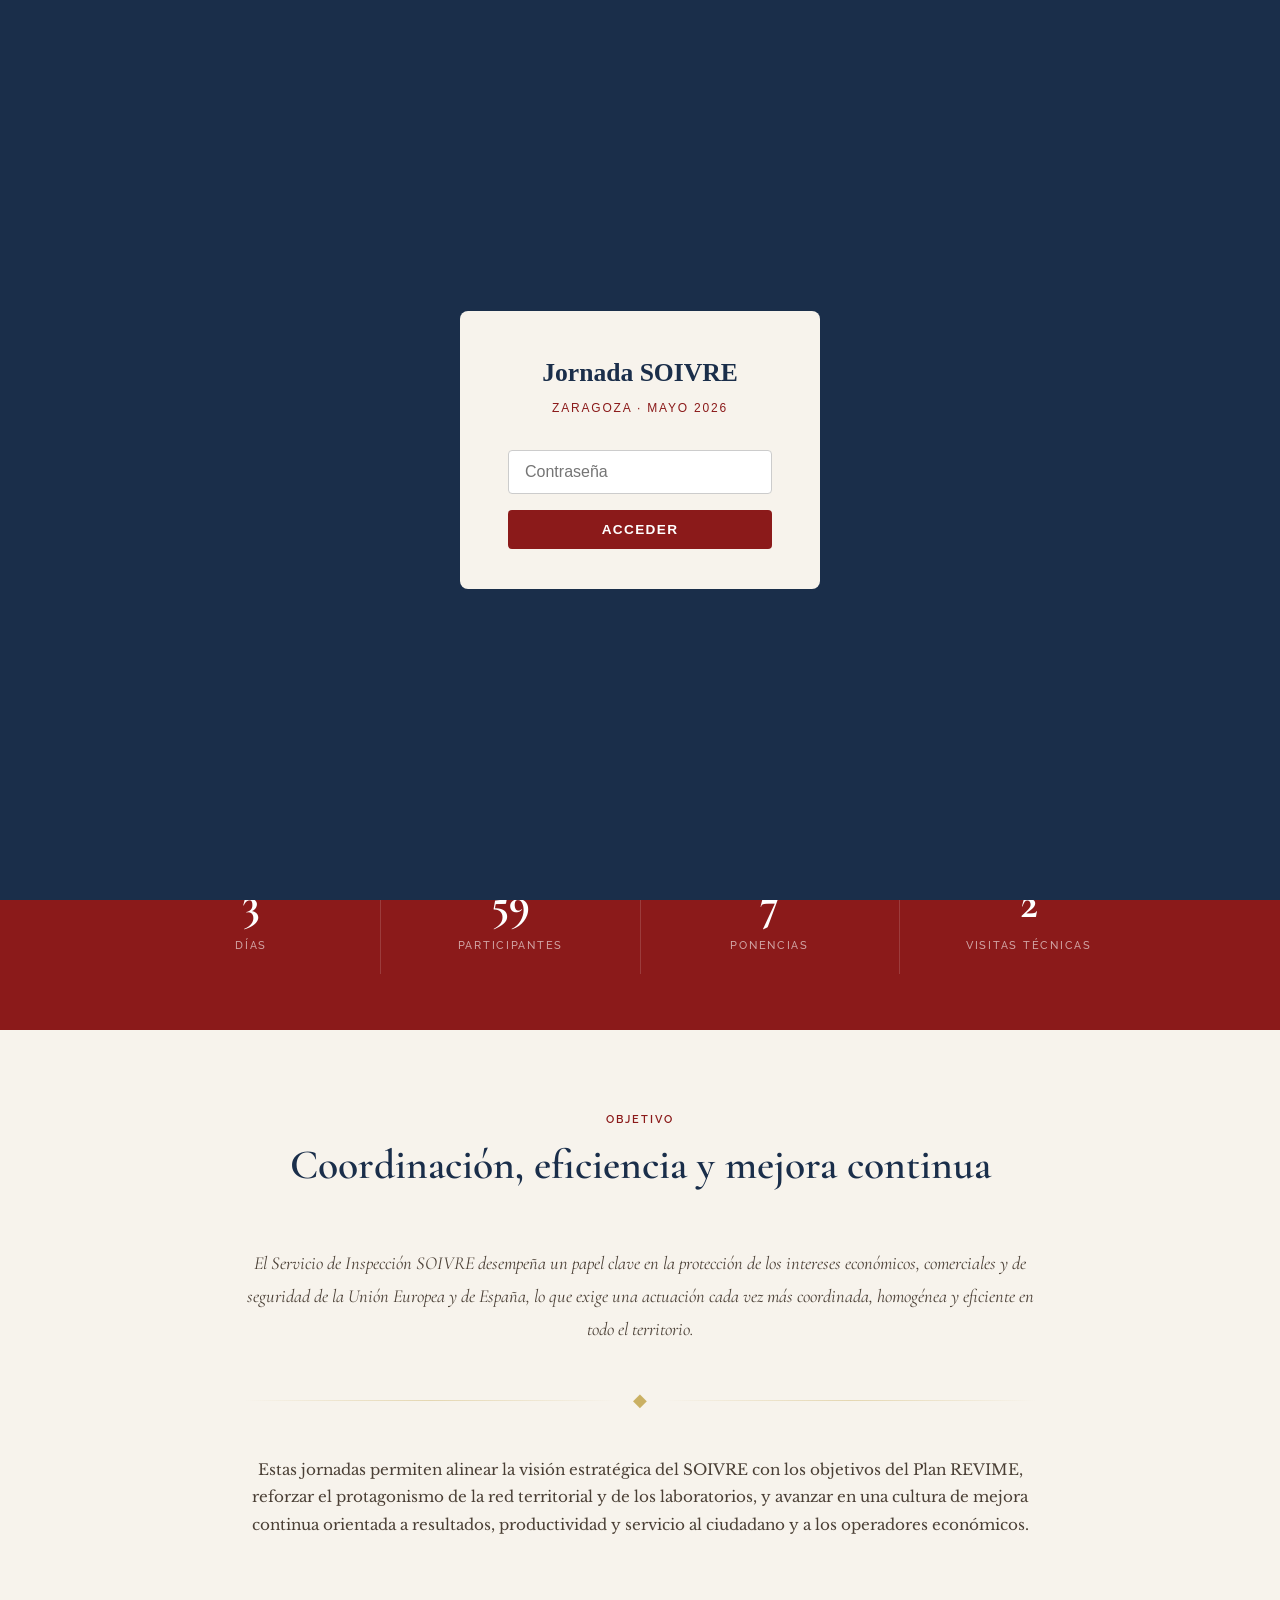
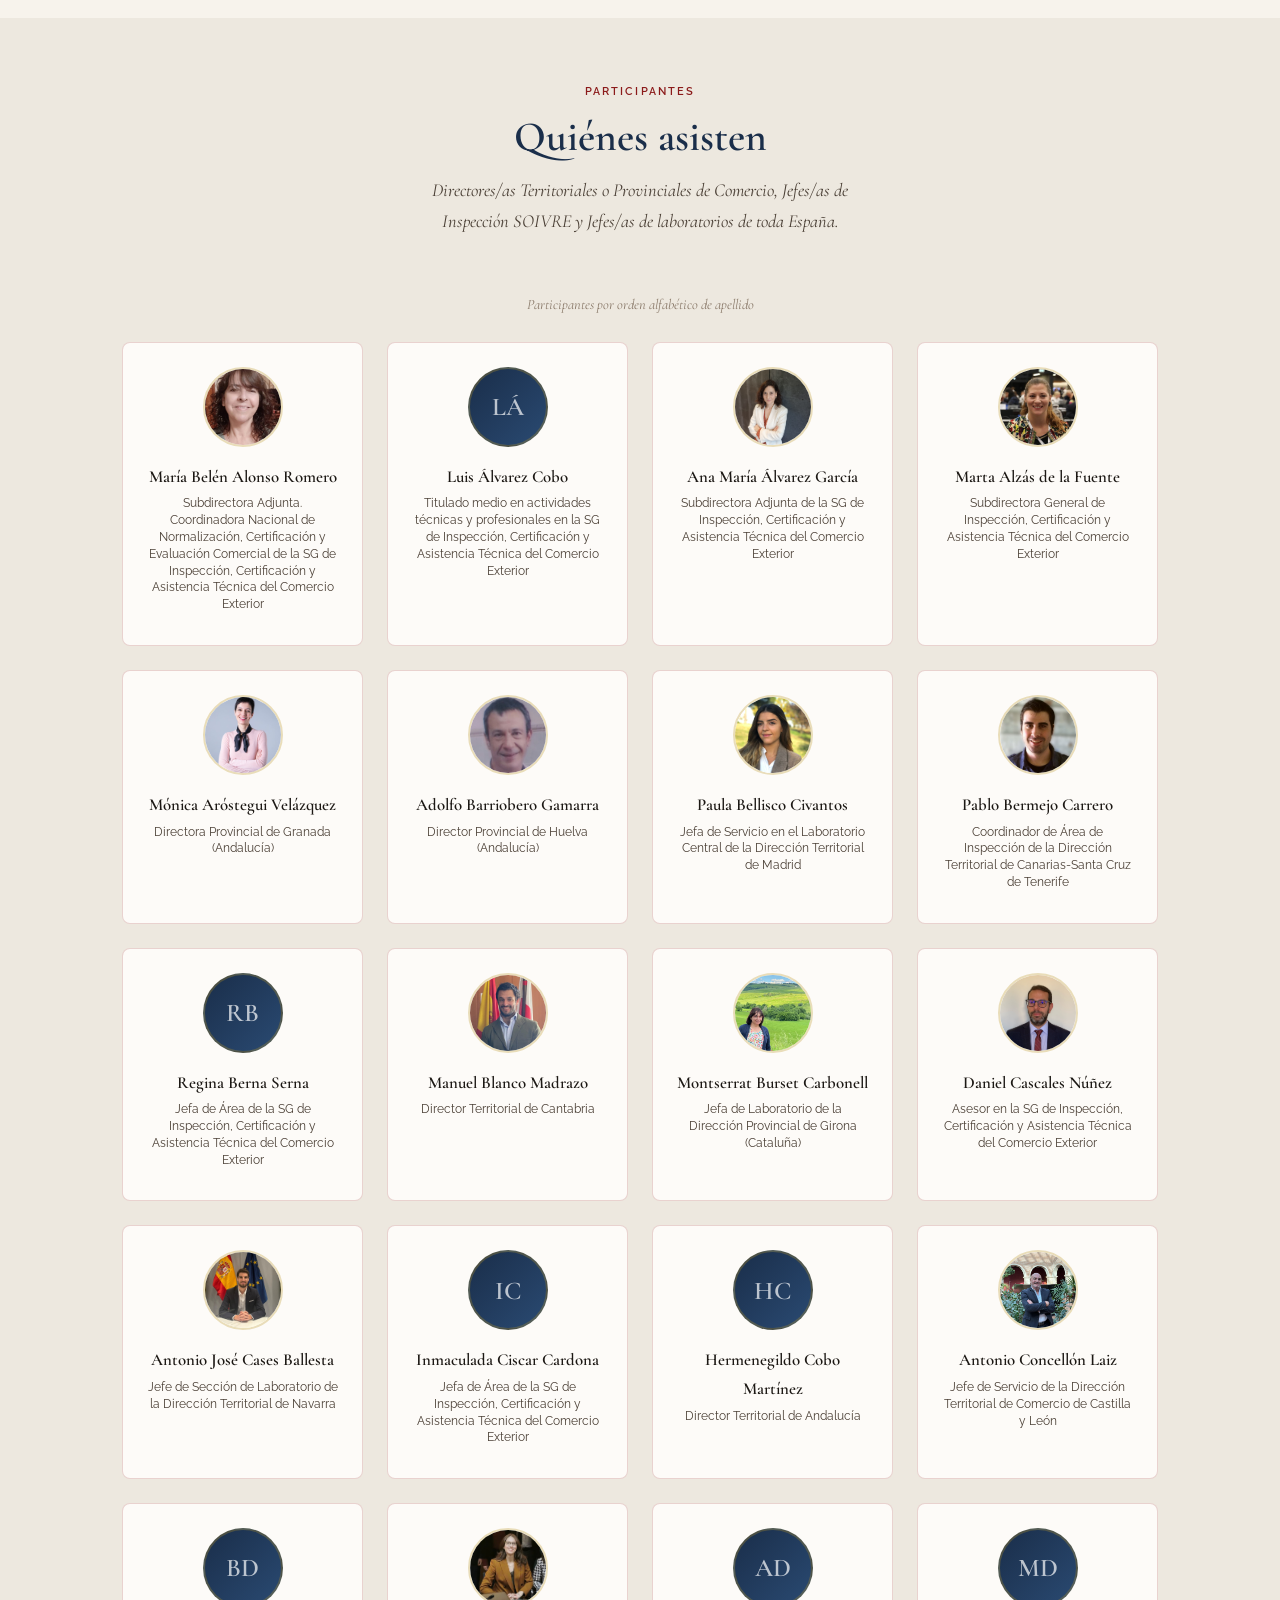
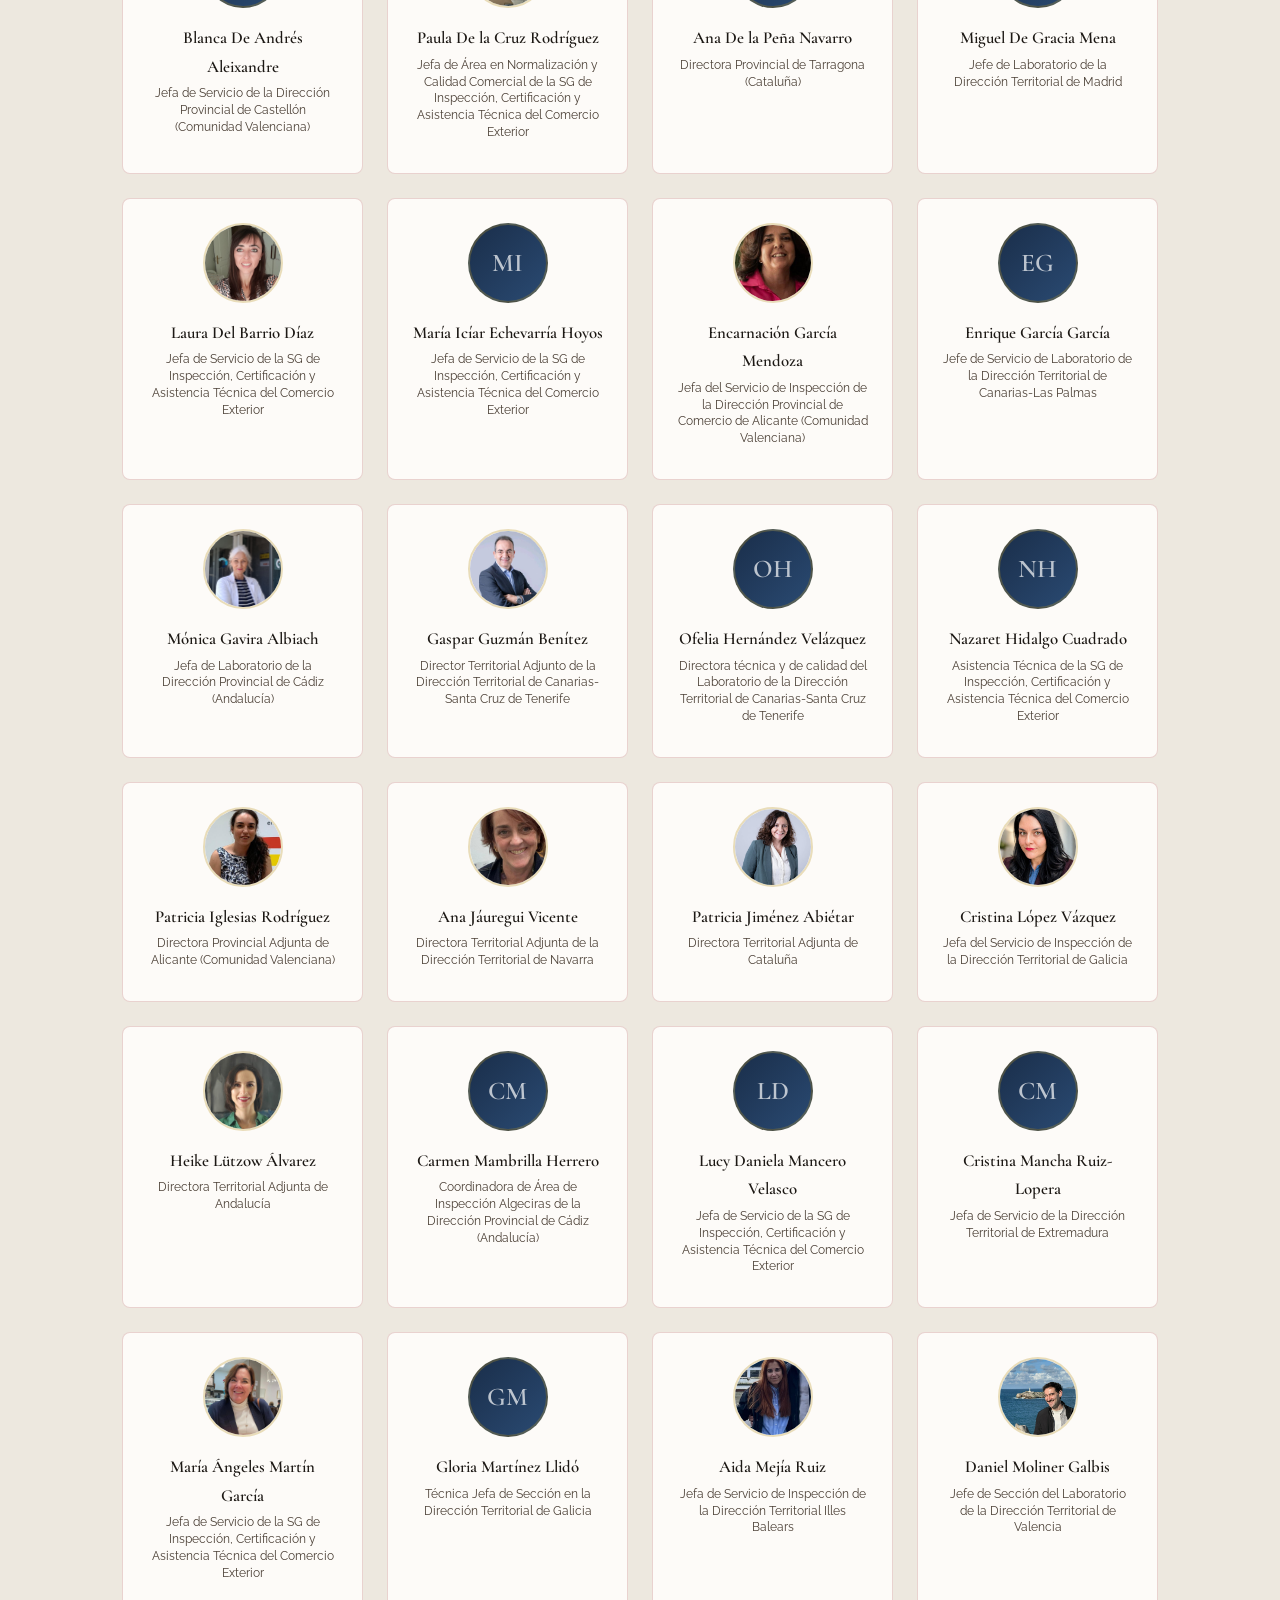
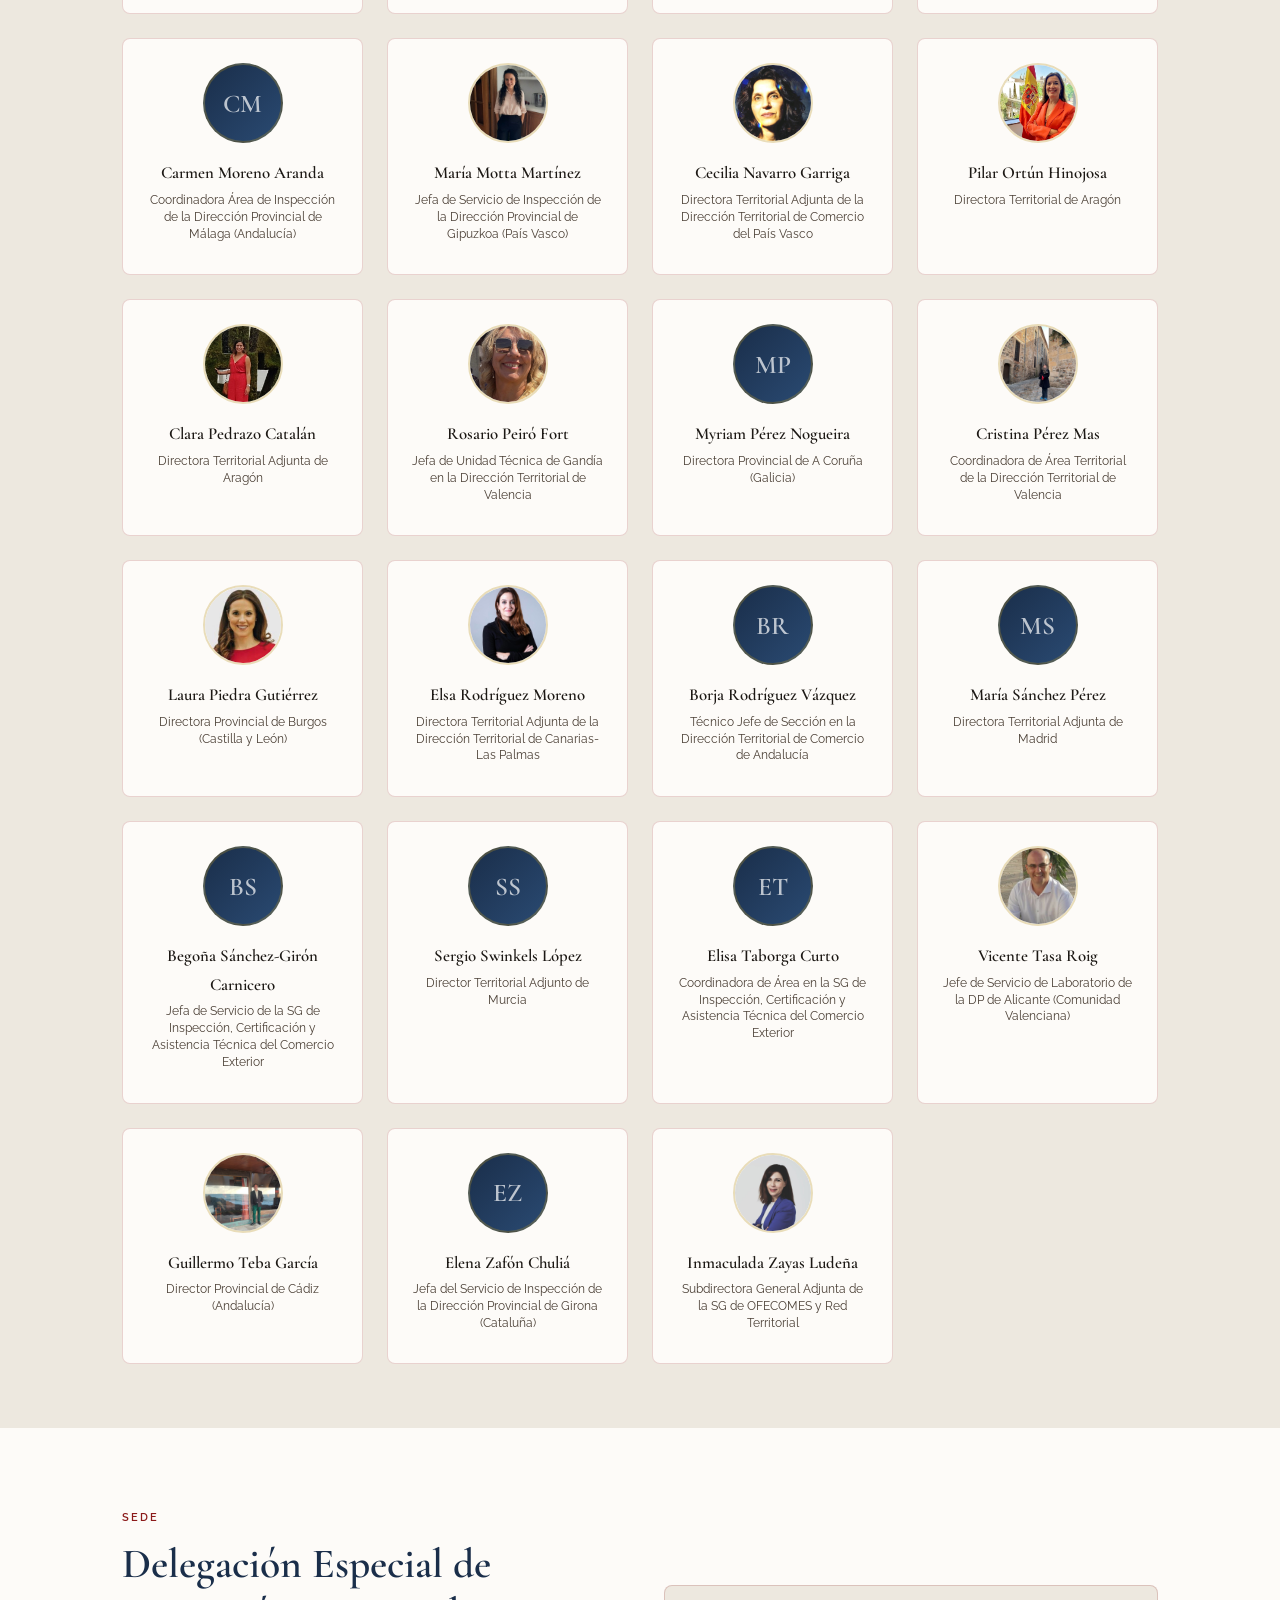
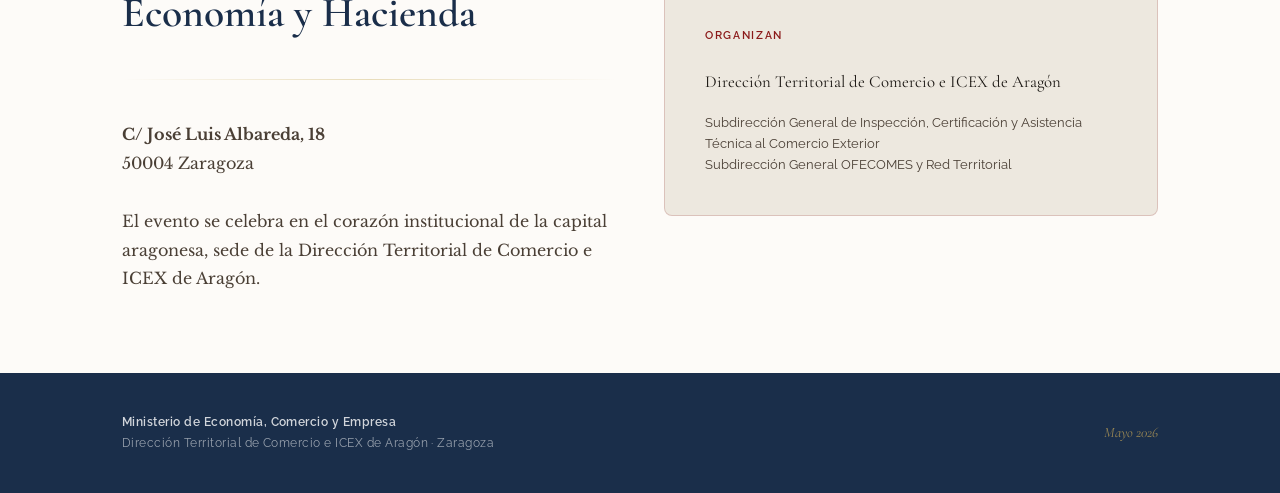
<file: index.html>
<!DOCTYPE html>
<html lang="es">
<head>
  <meta charset="UTF-8">
  <meta name="viewport" content="width=device-width, initial-scale=1.0">
  <title>1ª Jornada SOIVRE Zaragoza 2026</title>
  <meta name="description" content="1ª Jornada Anual para la Mejora de la Competitividad del Servicio de Inspección SOIVRE. Zaragoza, 26 al 28 de mayo de 2026.">
  <link rel="stylesheet" href="css/style.css">
</head>
<body>

  <!-- ══ HEADER ══════════════════════════════════════════════ -->
  <header class="site-header">
    <div class="header-inner">
      <a href="index.html" class="header-marca">
        <!-- Escudo SVG inline (España / Ministerio) -->
        <img src="logo-ministerio.jpg" class="header-escudo" alt="Gobierno de España. Ministerio de Economía, Comercio y Empresa.">
        <div class="header-texto">
          <span class="header-evento">Jornada SOIVRE · Zaragoza 2026</span>
          <span class="header-subtexto">Ministerio de Economía, Comercio y Empresa</span>
        </div>
      </a>

      <nav class="nav-principal" aria-label="Navegación principal">
        <a href="inauguracion.html" class="nav-link">Inauguración</a>
        <a href="jornadas.html"     class="nav-link">Jornadas</a>
        <a href="actividades.html"  class="nav-link">Actividades</a>
        <a href="galeria.html"      class="nav-link">Galería</a>
      </nav>

      <button class="nav-hamburguer" id="hamburguesa"
              aria-label="Abrir menú" aria-expanded="false">
        <span></span><span></span><span></span>
      </button>
    </div>
  </header>

  <!-- Menú móvil -->
  <nav class="nav-mobile" id="nav-mobile" aria-label="Menú móvil">
    <a href="inauguracion.html" class="nav-link">🏛️ Inauguración</a>
    <a href="jornadas.html"     class="nav-link">📋 Jornadas</a>
    <a href="actividades.html"  class="nav-link">🗺️ Actividades</a>
    <a href="galeria.html"      class="nav-link">📷 Galería</a>
  </nav>

  <!-- ══ HERO ════════════════════════════════════════════════ -->
  <section class="hero">
    <div class="hero-inner">
      <div class="hero-contenido">
        <div class="hero-etiqueta">Ministerio de Economía, Comercio y Empresa</div>

        <h1>1.ª Jornada Anual para la Mejora de la Competitividad del Servicio de Inspección SOIVRE</h1>

        <div class="hero-lugar">
          <span class="hero-fecha">26 al 28 de mayo de 2026</span>
          <span class="hero-sep"></span>
          <span class="hero-sede">Zaragoza</span>
        </div>

        <p class="hero-descripcion">
          Un espacio de trabajo estratégico para inspectores y jefes de laboratorio 
          del SOIVRE de todo el territorio nacional: intercambio de experiencias, 
          definición de líneas de actuación comunes y avance en la cultura de mejora continua.
        </p>

        <!-- Botones de acceso rápido -->
        <div class="accesos">
          <a href="inauguracion.html" class="acceso-btn">
            <span class="acceso-icono">🏛️</span>
            <div class="acceso-texto">
              <span class="acceso-nombre">Inauguración</span>
              <span class="acceso-desc">Programa y representantes</span>
            </div>
          </a>
          <a href="jornadas.html" class="acceso-btn">
            <span class="acceso-icono">📋</span>
            <div class="acceso-texto">
              <span class="acceso-nombre">Jornadas</span>
              <span class="acceso-desc">Agenda de los tres días</span>
            </div>
          </a>
          <a href="actividades.html" class="acceso-btn">
            <span class="acceso-icono">🗺️</span>
            <div class="acceso-texto">
              <span class="acceso-nombre">Actividades</span>
              <span class="acceso-desc">Visitas, cena y turismo</span>
            </div>
          </a>
          <a href="galeria.html" class="acceso-btn">
            <span class="acceso-icono">📷</span>
            <div class="acceso-texto">
              <span class="acceso-nombre">Galería</span>
              <span class="acceso-desc">Fotos del evento</span>
            </div>
          </a>
        </div>
      </div>
    </div>
  </section>

  <!-- ══ CIFRAS ══════════════════════════════════════════════ -->
  <div class="cifras" aria-label="Cifras del evento">
    <div class="cifras-inner">
      <div class="cifra">
        <span class="cifra-numero">3</span>
        <span class="cifra-etiqueta">Días</span>
      </div>
      <div class="cifra">
        <span class="cifra-numero">59</span>
        <span class="cifra-etiqueta">Participantes</span>
      </div>
      <div class="cifra">
        <span class="cifra-numero">7</span>
        <span class="cifra-etiqueta">Ponencias</span>
      </div>
      <div class="cifra">
        <span class="cifra-numero">2</span>
        <span class="cifra-etiqueta">Visitas técnicas</span>
      </div>
    </div>
  </div>

  <!-- ══ OBJETIVO ════════════════════════════════════════════ -->
  <section class="seccion">
    <div class="contenedor">
      <div class="seccion-header">
        <span class="label">Objetivo</span>
        <h2>Coordinación, eficiencia y mejora continua</h2>
      </div>

      <div style="max-width:72ch; margin:0 auto; text-align:center;">
        <p style="font-family:var(--fuente-titulo); font-style:italic; font-size:1.15rem; color:var(--texto-suave); line-height:1.8;">
          El Servicio de Inspección SOIVRE desempeña un papel clave en la protección 
          de los intereses económicos, comerciales y de seguridad de la Unión Europea 
          y de España, lo que exige una actuación cada vez más coordinada, homogénea 
          y eficiente en todo el territorio.
        </p>

        <div class="ornamento">
          <div class="ornamento-linea"></div>
          <span class="ornamento-simbolo">◆</span>
          <div class="ornamento-linea"></div>
        </div>

        <p style="color:var(--texto-suave); font-size:0.95rem; line-height:1.8;">
          Estas jornadas permiten alinear la visión estratégica del SOIVRE con los 
          objetivos del Plan REVIME, reforzar el protagonismo de la red territorial y 
          de los laboratorios, y avanzar en una cultura de mejora continua orientada 
          a resultados, productividad y servicio al ciudadano y a los operadores económicos.
        </p>
      </div>
    </div>
  </section>

  <!-- ══ PARTICIPANTES ═══════════════════════════════════════ -->
  <section class="asistentes-seccion" id="participantes">
    <div class="contenedor">
      <div class="seccion-header">
        <span class="label">Participantes</span>
        <h2>Quiénes asisten</h2>
        <p class="bajada">
          Directores/as Territoriales o Provinciales de Comercio, Jefes/as de Inspección SOIVRE 
          y Jefes/as de laboratorios de toda España.
        </p>
      </div>

      <p style="font-family:var(--fuente-titulo); font-style:italic; color:var(--texto-muy-suave); font-size:0.9rem; margin-bottom:1.5rem; text-align:center;">Participantes por orden alfabético de apellido</p>
      <div id="asistentes-grid" class="personas-grid">
        <!-- Cargado desde data/asistentes.json -->
      </div>
    </div>
  </section>

  <!-- ══ SEDE ════════════════════════════════════════════════ -->
  <section class="seccion seccion-alt">
    <div class="contenedor">
      <div style="display:grid; grid-template-columns:1fr 1fr; gap:3rem; align-items:center;">
        <div>
          <span class="label" style="display:block;margin-bottom:0.75rem;">Sede</span>
          <h2 style="color:var(--marino);">Delegación Especial de Economía y Hacienda</h2>
          <div class="ornamento"><div class="ornamento-linea"></div></div>
          <p style="font-size:1rem; color:var(--texto-suave); line-height:1.8;">
            <strong>C/ José Luis Albareda, 18</strong><br>
            50004 Zaragoza<br><br>
            El evento se celebra en el corazón institucional de la capital aragonesa, 
            sede de la Dirección Territorial de Comercio e ICEX de Aragón.
          </p>
        </div>
        <div style="background:var(--crema-oscura); border-radius:var(--radio-lg); 
                    padding:2.5rem; border:1px solid var(--borde);">
          <div style="font-family:var(--fuente-ui); font-size:0.7rem; font-weight:600; 
                      letter-spacing:0.15em; text-transform:uppercase; color:var(--granate); 
                      margin-bottom:1.5rem;">Organizan</div>
          <p style="font-family:var(--fuente-titulo); font-size:1.05rem; color:var(--texto); 
                    line-height:1.6; margin-bottom:1rem;">
            Dirección Territorial de Comercio e ICEX de Aragón
          </p>
          <p style="font-family:var(--fuente-ui); font-size:0.82rem; color:var(--texto-suave); 
                    line-height:1.6;">
            Subdirección General de Inspección, Certificación y Asistencia Técnica al Comercio Exterior<br>
            Subdirección General OFECOMES y Red Territorial
          </p>
        </div>
      </div>
    </div>
  </section>

  <!-- ══ FOOTER ══════════════════════════════════════════════ -->
  <footer class="site-footer">
    <div class="footer-inner">
      <div class="footer-org">
        <strong>Ministerio de Economía, Comercio y Empresa</strong>
        Dirección Territorial de Comercio e ICEX de Aragón · Zaragoza
      </div>
      <div class="footer-fecha">Mayo 2026</div>
    </div>
  </footer>

  <script src="js/login.js"></script>
  <script src="js/app.js"></script>
</body>
</html>
</file>
<file: css/style.css>
/* =============================================================
   JORNADA SOIVRE ZARAGOZA 2026 — Sistema de diseño
   Estética: editorial institucional español
   ============================================================= */

/* ── FUENTES ─────────────────────────────────────────────────── */
@import url('https://fonts.googleapis.com/css2?family=Libre+Baskerville:ital,wght@0,400;0,700;1,400&family=Cormorant+Garamond:ital,wght@0,400;0,600;0,700;1,400;1,600&family=Raleway:wght@300;400;500;600;700&display=swap');

/* ── VARIABLES ───────────────────────────────────────────────── */
:root {
  --granate:       #8B1A1A;
  --granate-oscuro:#5c1111;
  --granate-suave: #b8302a;
  --marino:        #1a2e4a;
  --marino-claro:  #2a4a72;
  --dorado:        #b8952a;
  --dorado-suave:  #d4b05a;
  --crema:         #f7f3ec;
  --crema-oscura:  #ede8df;
  --blanco:        #fdfbf8;
  --texto:         #1c1814;
  --texto-suave:   #4a3f35;
  --texto-muy-suave: #8a7a6a;
  --borde:         rgba(139, 26, 26, 0.18);
  --borde-dorado:  rgba(184, 149, 42, 0.30);
  --sombra:        0 2px 20px rgba(28, 24, 20, 0.08);
  --sombra-alta:   0 8px 40px rgba(28, 24, 20, 0.14);

  --fuente-titulo: 'Cormorant Garamond', Georgia, serif;
  --fuente-cuerpo: 'Libre Baskerville', Georgia, serif;
  --fuente-ui:     'Raleway', sans-serif;

  --radio:     4px;
  --radio-lg:  8px;
  --max-ancho: 1100px;
  --header-h:  72px;
}

/* ── RESET & BASE ────────────────────────────────────────────── */
*, *::before, *::after { box-sizing: border-box; margin: 0; padding: 0; }

html { scroll-behavior: smooth; font-size: 16px; }

body {
  background: var(--crema);
  color: var(--texto);
  font-family: var(--fuente-cuerpo);
  line-height: 1.7;
  -webkit-font-smoothing: antialiased;
}

img { max-width: 100%; display: block; }
a { color: var(--granate); text-decoration: none; }
a:hover { text-decoration: underline; text-underline-offset: 3px; }

/* ── TIPOGRAFÍA ──────────────────────────────────────────────── */
h1, h2, h3, h4 {
  font-family: var(--fuente-titulo);
  line-height: 1.2;
  color: var(--texto);
  font-weight: 600;
}

h1 { font-size: clamp(2.4rem, 5vw, 3.8rem); }
h2 { font-size: clamp(1.8rem, 3.5vw, 2.6rem); }
h3 { font-size: clamp(1.3rem, 2.5vw, 1.8rem); }
h4 { font-size: 1.15rem; }
p  { font-size: 1rem; margin-bottom: 1em; }
p:last-child { margin-bottom: 0; }

.label {
  font-family: var(--fuente-ui);
  font-size: 0.7rem;
  font-weight: 600;
  letter-spacing: 0.18em;
  text-transform: uppercase;
  color: var(--granate);
}

/* ── LAYOUT ──────────────────────────────────────────────────── */
.contenedor {
  max-width: var(--max-ancho);
  margin: 0 auto;
  padding: 0 2rem;
}

.seccion {
  padding: 5rem 0;
}

.seccion-alt {
  background: var(--blanco);
}

/* ── SEPARADOR ORNAMENTAL ────────────────────────────────────── */
.ornamento {
  display: flex;
  align-items: center;
  gap: 1rem;
  margin: 2.5rem 0;
}
.ornamento-linea {
  flex: 1;
  height: 1px;
  background: linear-gradient(90deg, transparent, var(--borde-dorado), transparent);
}
.ornamento-simbolo {
  color: var(--dorado);
  font-size: 1.1rem;
  opacity: 0.7;
}

/* ── ENCABEZADO DE SECCIÓN ───────────────────────────────────── */
.seccion-header {
  text-align: center;
  margin-bottom: 3.5rem;
}
.seccion-header .label {
  display: block;
  margin-bottom: 0.75rem;
}
.seccion-header h2 {
  color: var(--marino);
}
.seccion-header .bajada {
  font-family: var(--fuente-titulo);
  font-style: italic;
  font-size: 1.15rem;
  color: var(--texto-suave);
  margin-top: 0.75rem;
  max-width: 60ch;
  margin-left: auto;
  margin-right: auto;
}

/* ═══════════════════════════════════════════════════════════════
   HEADER / NAVEGACIÓN
═══════════════════════════════════════════════════════════════ */
.site-header {
  position: fixed;
  top: 0;
  left: 0;
  right: 0;
  z-index: 1000;
  height: var(--header-h);
  background: var(--blanco);
  border-bottom: 1px solid var(--borde);
  box-shadow: 0 1px 12px rgba(28,24,20,0.07);
}

.header-inner {
  max-width: var(--max-ancho);
  margin: 0 auto;
  padding: 0 2rem;
  height: 100%;
  display: flex;
  align-items: center;
  justify-content: space-between;
  gap: 1.5rem;
}

.header-marca {
  display: flex;
  align-items: center;
  gap: 1rem;
  text-decoration: none;
  flex-shrink: 0;
}

.header-escudo {
  height: 36px;
  width: auto;
  max-width: 220px;
}

.header-texto {
  display: flex;
  flex-direction: column;
  line-height: 1.2;
}

.header-evento {
  font-family: var(--fuente-ui);
  font-size: 0.62rem;
  font-weight: 600;
  letter-spacing: 0.12em;
  text-transform: uppercase;
  color: var(--granate);
}

.header-subtexto {
  font-family: var(--fuente-ui);
  font-size: 0.68rem;
  font-weight: 400;
  color: var(--texto-muy-suave);
  letter-spacing: 0.04em;
}

.nav-principal {
  display: flex;
  align-items: center;
  gap: 0.25rem;
}

.nav-link {
  font-family: var(--fuente-ui);
  font-size: 0.78rem;
  font-weight: 500;
  letter-spacing: 0.06em;
  text-transform: uppercase;
  color: var(--texto-suave);
  padding: 0.4rem 0.85rem;
  border-radius: var(--radio);
  text-decoration: none;
  transition: color 0.2s, background 0.2s;
  white-space: nowrap;
}

.nav-link:hover,
.nav-link.activo {
  color: var(--granate);
  background: rgba(139,26,26,0.06);
  text-decoration: none;
}

.nav-hamburguer {
  display: none;
  flex-direction: column;
  gap: 5px;
  cursor: pointer;
  padding: 0.5rem;
  background: none;
  border: none;
}
.nav-hamburguer span {
  display: block;
  width: 24px;
  height: 2px;
  background: var(--texto);
  transition: all 0.3s;
}

/* ─ Menú móvil ─ */
.nav-mobile {
  display: none;
  position: fixed;
  top: var(--header-h);
  left: 0; right: 0;
  background: var(--blanco);
  border-bottom: 1px solid var(--borde);
  padding: 1rem;
  flex-direction: column;
  gap: 0.25rem;
  z-index: 999;
  animation: slideDown 0.2s ease;
}
.nav-mobile.abierto { display: flex; }
.nav-mobile .nav-link {
  padding: 0.75rem 1rem;
  border-radius: var(--radio);
}

@keyframes slideDown {
  from { opacity: 0; transform: translateY(-10px); }
  to   { opacity: 1; transform: translateY(0); }
}

/* ═══════════════════════════════════════════════════════════════
   HERO (solo en index)
═══════════════════════════════════════════════════════════════ */
.hero {
  padding-top: calc(var(--header-h) + 4rem);
  padding-bottom: 5rem;
  background: var(--marino);
  position: relative;
  overflow: hidden;
}

/* Textura sutil de fondo */
.hero::before {
  content: '';
  position: absolute;
  inset: 0;
  background-image:
    radial-gradient(ellipse at 20% 50%, rgba(139,26,26,0.18) 0%, transparent 60%),
    radial-gradient(ellipse at 80% 20%, rgba(184,149,42,0.10) 0%, transparent 50%);
  pointer-events: none;
}

.hero-inner {
  position: relative;
  z-index: 1;
  max-width: var(--max-ancho);
  margin: 0 auto;
  padding: 0 2rem;
}

.hero-contenido {
  flex: 1;
  max-width: 820px;
}

.hero-etiqueta {
  display: inline-flex;
  align-items: center;
  gap: 0.6rem;
  font-family: var(--fuente-ui);
  font-size: 0.68rem;
  font-weight: 600;
  letter-spacing: 0.2em;
  text-transform: uppercase;
  color: var(--dorado-suave);
  margin-bottom: 1.5rem;
}
.hero-etiqueta::before,
.hero-etiqueta::after {
  content: '';
  display: block;
  width: 28px;
  height: 1px;
  background: var(--dorado-suave);
  opacity: 0.6;
}

.hero h1 {
  color: #fff;
  font-size: clamp(2rem, 4.5vw, 3.4rem);
  font-weight: 700;
  letter-spacing: -0.01em;
  margin-bottom: 1rem;
  font-style: italic;
}

.hero-lugar {
  display: flex;
  align-items: center;
  gap: 0.75rem;
  margin-bottom: 2rem;
  flex-wrap: wrap;
}

.hero-fecha,
.hero-sede {
  font-family: var(--fuente-ui);
  font-size: 0.82rem;
  font-weight: 500;
  letter-spacing: 0.05em;
  color: rgba(255,255,255,0.65);
}

.hero-sep {
  width: 4px;
  height: 4px;
  border-radius: 50%;
  background: var(--dorado-suave);
  opacity: 0.5;
}

.hero-descripcion {
  color: rgba(255,255,255,0.75);
  font-size: 1rem;
  line-height: 1.8;
  margin-bottom: 2.5rem;
  font-family: var(--fuente-titulo);
  font-style: italic;
}

/* Decoración lateral del hero */
.hero-decoracion {
  display: flex;
  flex-direction: column;
  align-items: center;
  gap: 0.75rem;
  opacity: 0.25;
  flex-shrink: 0;
}
.hero-decoracion-linea {
  width: 1px;
  height: 80px;
  background: linear-gradient(to bottom, transparent, var(--dorado-suave));
}
.hero-decoracion-rombo {
  width: 10px;
  height: 10px;
  background: var(--dorado-suave);
  transform: rotate(45deg);
}

/* ── BOTONES DE ACCESO RÁPIDO (Home) ─────────────────────────── */
.accesos {
  display: grid;
  grid-template-columns: repeat(2, 1fr);
  gap: 1rem;
  margin-top: 0;
}

.acceso-btn {
  display: flex;
  align-items: center;
  gap: 1rem;
  padding: 1.1rem 1.4rem;
  background: rgba(255,255,255,0.06);
  border: 1px solid rgba(255,255,255,0.12);
  border-radius: var(--radio-lg);
  text-decoration: none;
  transition: background 0.25s, border-color 0.25s, transform 0.2s;
  cursor: pointer;
}

.acceso-btn:hover {
  background: rgba(255,255,255,0.11);
  border-color: rgba(184,149,42,0.4);
  transform: translateY(-2px);
  text-decoration: none;
}

.acceso-icono {
  font-size: 1.6rem;
  flex-shrink: 0;
  line-height: 1;
}

.acceso-texto { display: flex; flex-direction: column; }

.acceso-nombre {
  font-family: var(--fuente-ui);
  font-size: 0.82rem;
  font-weight: 600;
  letter-spacing: 0.08em;
  text-transform: uppercase;
  color: #fff;
}

.acceso-desc {
  font-family: var(--fuente-ui);
  font-size: 0.72rem;
  color: rgba(255,255,255,0.5);
  margin-top: 0.1rem;
}

/* ── CIFRAS ──────────────────────────────────────────────────── */
.cifras {
  padding: 3.5rem 0;
  background: var(--granate);
}

.cifras-inner {
  max-width: var(--max-ancho);
  margin: 0 auto;
  padding: 0 2rem;
  display: flex;
  justify-content: center;
  gap: 0;
  flex-wrap: wrap;
}

.cifra {
  padding: 1rem 3rem;
  text-align: center;
  border-right: 1px solid rgba(255,255,255,0.15);
  flex: 1;
  min-width: 160px;
}
.cifra:last-child { border-right: none; }

.cifra-numero {
  display: block;
  font-family: var(--fuente-titulo);
  font-size: 2.8rem;
  font-weight: 700;
  color: #fff;
  line-height: 1;
  margin-bottom: 0.3rem;
}

.cifra-etiqueta {
  font-family: var(--fuente-ui);
  font-size: 0.68rem;
  font-weight: 500;
  letter-spacing: 0.16em;
  text-transform: uppercase;
  color: rgba(255,255,255,0.6);
}

/* ═══════════════════════════════════════════════════════════════
   PAGE HERO (subpáginas)
═══════════════════════════════════════════════════════════════ */
.page-hero {
  padding-top: calc(var(--header-h) + 3rem);
  padding-bottom: 3rem;
  background: var(--marino);
  position: relative;
  overflow: hidden;
}

.page-hero::before {
  content: '';
  position: absolute;
  inset: 0;
  background: radial-gradient(ellipse at 15% 50%, rgba(139,26,26,0.15) 0%, transparent 60%);
  pointer-events: none;
}

.page-hero-inner {
  position: relative;
  z-index: 1;
  max-width: var(--max-ancho);
  margin: 0 auto;
  padding: 0 2rem;
}

.page-hero .label { color: var(--dorado-suave); margin-bottom: 0.6rem; display: block; }
.page-hero h1 {
  color: #fff;
  font-size: clamp(1.8rem, 4vw, 3rem);
  font-style: italic;
  margin-bottom: 0.75rem;
}
.page-hero-desc {
  color: rgba(255,255,255,0.65);
  font-family: var(--fuente-titulo);
  font-style: italic;
  font-size: 1.05rem;
  max-width: 65ch;
}

/* Breadcrumb */
.breadcrumb {
  display: flex;
  align-items: center;
  gap: 0.5rem;
  font-family: var(--fuente-ui);
  font-size: 0.72rem;
  color: rgba(255,255,255,0.45);
  margin-bottom: 1.5rem;
  letter-spacing: 0.04em;
}
.breadcrumb a { color: rgba(255,255,255,0.5); text-decoration: none; }
.breadcrumb a:hover { color: rgba(255,255,255,0.85); }
.breadcrumb-sep { opacity: 0.4; }

/* ═══════════════════════════════════════════════════════════════
   TARJETAS DE PERSONAS (representantes, asistentes)
═══════════════════════════════════════════════════════════════ */
.personas-grid {
  display: grid;
  grid-template-columns: repeat(auto-fill, minmax(240px, 1fr));
  gap: 1.5rem;
}

.persona-card {
  background: var(--blanco);
  border: 1px solid var(--borde);
  border-radius: var(--radio-lg);
  padding: 1.5rem;
  display: flex;
  flex-direction: column;
  align-items: center;
  text-align: center;
  transition: box-shadow 0.25s, transform 0.25s;
}

.persona-card:hover {
  box-shadow: var(--sombra-alta);
  transform: translateY(-3px);
}

.persona-avatar {
  width: 80px;
  height: 80px;
  border-radius: 50%;
  object-fit: cover;
  border: 2px solid var(--borde-dorado);
  margin-bottom: 1rem;
}

.persona-avatar-placeholder {
  width: 80px;
  height: 80px;
  border-radius: 50%;
  background: linear-gradient(135deg, var(--marino), var(--marino-claro));
  border: 2px solid var(--borde-dorado);
  display: flex;
  align-items: center;
  justify-content: center;
  margin-bottom: 1rem;
  font-family: var(--fuente-titulo);
  font-size: 1.6rem;
  font-weight: 600;
  color: rgba(255,255,255,0.7);
}

.persona-nombre {
  font-family: var(--fuente-titulo);
  font-size: 1.05rem;
  font-weight: 600;
  color: var(--texto);
  margin-bottom: 0.25rem;
}

.persona-cargo {
  font-family: var(--fuente-ui);
  font-size: 0.75rem;
  color: var(--texto-suave);
  line-height: 1.4;
  margin-bottom: 0.25rem;
}

.persona-organismo {
  font-family: var(--fuente-ui);
  font-size: 0.68rem;
  font-weight: 600;
  letter-spacing: 0.06em;
  text-transform: uppercase;
  color: var(--granate);
  margin-top: 0.25rem;
}

/* ═══════════════════════════════════════════════════════════════
   CRONOGRAMA / AGENDA
═══════════════════════════════════════════════════════════════ */
.agenda-tabs {
  display: flex;
  gap: 0.25rem;
  margin-bottom: 2.5rem;
  border-bottom: 2px solid var(--crema-oscura);
  overflow-x: auto;
  scrollbar-width: none;
}
.agenda-tabs::-webkit-scrollbar { display: none; }

.agenda-tab {
  font-family: var(--fuente-ui);
  font-size: 0.8rem;
  font-weight: 600;
  letter-spacing: 0.06em;
  text-transform: uppercase;
  color: var(--texto-muy-suave);
  padding: 0.75rem 1.5rem;
  border: none;
  background: none;
  cursor: pointer;
  position: relative;
  white-space: nowrap;
  transition: color 0.2s;
}

.agenda-tab::after {
  content: '';
  position: absolute;
  bottom: -2px;
  left: 0; right: 0;
  height: 2px;
  background: var(--granate);
  transform: scaleX(0);
  transition: transform 0.25s;
}

.agenda-tab:hover { color: var(--granate); }
.agenda-tab.activo { color: var(--granate); }
.agenda-tab.activo::after { transform: scaleX(1); }

.agenda-panel { display: none; }
.agenda-panel.activo { display: block; }

.agenda-items { display: flex; flex-direction: column; gap: 0; }

.agenda-item {
  display: grid;
  grid-template-columns: 90px 1fr;
  gap: 0 1.5rem;
  padding: 1.25rem 0;
  border-bottom: 1px solid var(--crema-oscura);
  position: relative;
}

.agenda-item:last-child { border-bottom: none; }

.agenda-hora {
  font-family: var(--fuente-ui);
  font-size: 0.82rem;
  font-weight: 600;
  color: var(--granate);
  padding-top: 0.1rem;
  letter-spacing: 0.04em;
  text-align: right;
  white-space: nowrap;
}

.agenda-contenido {}

.agenda-tipo {
  font-family: var(--fuente-ui);
  font-size: 0.65rem;
  font-weight: 600;
  letter-spacing: 0.15em;
  text-transform: uppercase;
  color: var(--texto-muy-suave);
  margin-bottom: 0.3rem;
}

.agenda-titulo {
  font-family: var(--fuente-titulo);
  font-size: 1.05rem;
  font-weight: 600;
  color: var(--texto);
  margin-bottom: 0.25rem;
  line-height: 1.35;
}

.agenda-ponente {
  font-family: var(--fuente-ui);
  font-size: 0.8rem;
  color: var(--texto-suave);
}

.agenda-ponente strong {
  font-weight: 600;
  color: var(--marino);
}

/* Badge "Por confirmar" */
.badge-pendiente {
  display: inline-flex;
  align-items: center;
  gap: 0.35rem;
  font-family: var(--fuente-ui);
  font-size: 0.62rem;
  font-weight: 600;
  letter-spacing: 0.1em;
  text-transform: uppercase;
  color: var(--dorado);
  background: rgba(184,149,42,0.1);
  border: 1px solid rgba(184,149,42,0.25);
  padding: 0.2rem 0.55rem;
  border-radius: 20px;
  margin-top: 0.4rem;
}

.badge-pendiente::before { content: '◐'; font-size: 0.6rem; }

/* Acto especial (cóctel, etc.) */
.agenda-item.tipo-acto .agenda-titulo {
  color: var(--granate);
  font-style: italic;
}

/* ═══════════════════════════════════════════════════════════════
   TARJETAS DE ACTIVIDADES
═══════════════════════════════════════════════════════════════ */
.actividades-grid {
  display: grid;
  grid-template-columns: repeat(auto-fill, minmax(320px, 1fr));
  gap: 1.5rem;
}

.actividad-card {
  background: var(--blanco);
  border: 1px solid var(--borde);
  border-radius: var(--radio-lg);
  overflow: hidden;
  transition: box-shadow 0.25s;
}

.actividad-card:hover { box-shadow: var(--sombra-alta); }

.actividad-cabecera {
  padding: 1.5rem 1.75rem 1.25rem;
  border-bottom: 1px solid var(--crema-oscura);
  display: flex;
  align-items: flex-start;
  gap: 1rem;
}

.actividad-icono {
  font-size: 2rem;
  line-height: 1;
  flex-shrink: 0;
}

.actividad-meta {}

.actividad-meta .label { margin-bottom: 0.25rem; }

.actividad-titulo {
  font-family: var(--fuente-titulo);
  font-size: 1.2rem;
  font-weight: 600;
  color: var(--texto);
  line-height: 1.25;
}

.actividad-cuando {
  font-family: var(--fuente-ui);
  font-size: 0.78rem;
  color: var(--texto-suave);
  margin-top: 0.3rem;
  display: flex;
  align-items: center;
  gap: 0.4rem;
}

.actividad-cuerpo {
  padding: 1.25rem 1.75rem 1.5rem;
  font-size: 0.9rem;
  color: var(--texto-suave);
  line-height: 1.7;
}

/* Tabla de programa (ZLC/PLAZA) */
.programa-tabla {
  width: 100%;
  border-collapse: collapse;
  font-size: 0.85rem;
  margin-top: 1rem;
}

.programa-tabla th {
  font-family: var(--fuente-ui);
  font-size: 0.65rem;
  font-weight: 600;
  letter-spacing: 0.12em;
  text-transform: uppercase;
  color: var(--texto-muy-suave);
  padding: 0.5rem 0.75rem;
  border-bottom: 2px solid var(--crema-oscura);
  text-align: left;
}

.programa-tabla td {
  padding: 0.65rem 0.75rem;
  border-bottom: 1px solid var(--crema-oscura);
  vertical-align: top;
  color: var(--texto-suave);
  font-family: var(--fuente-ui);
  font-size: 0.82rem;
}

.programa-tabla tr:last-child td { border-bottom: none; }

.prog-hora {
  font-weight: 600;
  color: var(--granate);
  white-space: nowrap;
}

.prog-actividad { font-weight: 500; color: var(--texto); }

.prog-responsable {
  font-size: 0.78rem;
  color: var(--texto-muy-suave);
  font-style: italic;
}

/* ═══════════════════════════════════════════════════════════════
   GALERÍA
═══════════════════════════════════════════════════════════════ */
.galeria-filtros {
  display: flex;
  gap: 0.5rem;
  flex-wrap: wrap;
  margin-bottom: 2rem;
}

.filtro-btn {
  font-family: var(--fuente-ui);
  font-size: 0.75rem;
  font-weight: 600;
  letter-spacing: 0.08em;
  text-transform: uppercase;
  padding: 0.5rem 1.1rem;
  border: 1px solid var(--borde);
  background: var(--blanco);
  border-radius: 20px;
  cursor: pointer;
  color: var(--texto-suave);
  transition: all 0.2s;
}

.filtro-btn:hover,
.filtro-btn.activo {
  background: var(--granate);
  border-color: var(--granate);
  color: #fff;
}

.galeria-grid {
  display: grid;
  grid-template-columns: repeat(auto-fill, minmax(220px, 1fr));
  gap: 1rem;
}

.galeria-item {
  border-radius: var(--radio);
  overflow: hidden;
  cursor: pointer;
  position: relative;
  aspect-ratio: 4/3;
  background: var(--crema-oscura);
  transition: transform 0.25s, box-shadow 0.25s;
}

.galeria-item:hover {
  transform: scale(1.02);
  box-shadow: var(--sombra-alta);
}

.galeria-item img {
  width: 100%;
  height: 100%;
  object-fit: cover;
  transition: opacity 0.25s;
}

.galeria-item:hover img { opacity: 0.9; }

.galeria-overlay {
  position: absolute;
  inset: 0;
  background: linear-gradient(to top, rgba(26,46,74,0.7) 0%, transparent 50%);
  opacity: 0;
  transition: opacity 0.25s;
  display: flex;
  align-items: flex-end;
  padding: 0.75rem;
}
.galeria-item:hover .galeria-overlay { opacity: 1; }

.galeria-pie {
  font-family: var(--fuente-ui);
  font-size: 0.72rem;
  color: rgba(255,255,255,0.9);
  line-height: 1.35;
}

/* Estado vacío de galería */
.galeria-vacia {
  grid-column: 1 / -1;
  text-align: center;
  padding: 5rem 2rem;
  color: var(--texto-muy-suave);
}

.galeria-vacia-icono { font-size: 3rem; margin-bottom: 1rem; opacity: 0.4; }

.galeria-vacia-txt {
  font-family: var(--fuente-titulo);
  font-style: italic;
  font-size: 1.1rem;
}

/* ── LIGHTBOX ─────────────────────────────────────────────────── */
.lightbox {
  display: none;
  position: fixed;
  inset: 0;
  z-index: 9999;
  background: rgba(26,24,20,0.94);
  align-items: center;
  justify-content: center;
  padding: 2rem;
  animation: fadeIn 0.2s ease;
}

.lightbox.abierto { display: flex; }

.lightbox-img {
  max-width: 100%;
  max-height: 85vh;
  object-fit: contain;
  border-radius: var(--radio);
}

.lightbox-cerrar {
  position: absolute;
  top: 1.5rem;
  right: 1.5rem;
  background: none;
  border: none;
  color: rgba(255,255,255,0.7);
  font-size: 2rem;
  cursor: pointer;
  line-height: 1;
  transition: color 0.2s;
}

.lightbox-cerrar:hover { color: #fff; }

.lightbox-pie {
  position: absolute;
  bottom: 2rem;
  left: 50%;
  transform: translateX(-50%);
  font-family: var(--fuente-titulo);
  font-style: italic;
  color: rgba(255,255,255,0.6);
  font-size: 0.9rem;
  text-align: center;
  max-width: 60ch;
}

@keyframes fadeIn {
  from { opacity: 0; }
  to   { opacity: 1; }
}

/* ═══════════════════════════════════════════════════════════════
   FOOTER
═══════════════════════════════════════════════════════════════ */
.site-footer {
  background: var(--marino);
  color: rgba(255,255,255,0.55);
  padding: 2.5rem 0;
  margin-top: 0;
}

.footer-inner {
  max-width: var(--max-ancho);
  margin: 0 auto;
  padding: 0 2rem;
  display: flex;
  justify-content: space-between;
  align-items: center;
  gap: 2rem;
  flex-wrap: wrap;
}

.footer-org {
  font-family: var(--fuente-ui);
  font-size: 0.75rem;
  letter-spacing: 0.04em;
  line-height: 1.6;
}

.footer-org strong {
  display: block;
  color: rgba(255,255,255,0.8);
  font-weight: 600;
  margin-bottom: 0.1rem;
}

.footer-fecha {
  font-family: var(--fuente-titulo);
  font-style: italic;
  font-size: 0.9rem;
  color: var(--dorado-suave);
  opacity: 0.7;
  text-align: right;
}

/* ═══════════════════════════════════════════════════════════════
   PANEL VACÍO (lista de asistentes cuando aún no hay datos)
═══════════════════════════════════════════════════════════════ */
.vacio-panel {
  text-align: center;
  padding: 3rem;
  color: var(--texto-muy-suave);
  font-family: var(--fuente-titulo);
  font-style: italic;
}

/* ═══════════════════════════════════════════════════════════════
   ESTADOS DE CARGA
═══════════════════════════════════════════════════════════════ */
.cargando {
  display: flex;
  justify-content: center;
  align-items: center;
  padding: 3rem;
  gap: 0.5rem;
}

.cargando span {
  width: 8px; height: 8px;
  background: var(--granate);
  border-radius: 50%;
  animation: pulse 1.2s ease-in-out infinite;
  opacity: 0.3;
}
.cargando span:nth-child(2) { animation-delay: 0.2s; }
.cargando span:nth-child(3) { animation-delay: 0.4s; }

@keyframes pulse {
  0%, 80%, 100% { opacity: 0.3; transform: scale(0.8); }
  40%           { opacity: 1;   transform: scale(1.1); }
}

/* ═══════════════════════════════════════════════════════════════
   ASISTENTES — grid expandible
═══════════════════════════════════════════════════════════════ */
.asistentes-seccion {
  padding: 4rem 0;
  background: var(--crema-oscura);
}

.asistentes-contador {
  text-align: center;
  margin-bottom: 2.5rem;
}

.asistentes-contador .cifra-numero {
  color: var(--granate);
}

/* ═══════════════════════════════════════════════════════════════
   RESPONSIVE
═══════════════════════════════════════════════════════════════ */
@media (max-width: 768px) {
  :root { --header-h: 60px; }

  .nav-principal { display: none; }
  .nav-hamburguer { display: flex; }

  .hero-inner {
    flex-direction: column;
  }
  .hero-decoracion { display: none; }

  .accesos {
    grid-template-columns: 1fr;
    gap: 0.75rem;
  }

  .cifras-inner {
    flex-direction: column;
    gap: 0;
  }

  .cifra {
    border-right: none;
    border-bottom: 1px solid rgba(255,255,255,0.15);
    padding: 1.25rem 2rem;
  }
  .cifra:last-child { border-bottom: none; }

  .agenda-item {
    grid-template-columns: 70px 1fr;
    gap: 0 1rem;
  }

  .agenda-hora { text-align: left; }

  .actividades-grid { grid-template-columns: 1fr; }

  .personas-grid {
    grid-template-columns: repeat(auto-fill, minmax(160px, 1fr));
    gap: 1rem;
  }

  .footer-inner { flex-direction: column; text-align: center; }
  .footer-fecha { text-align: center; }

  .programa-tabla { font-size: 0.78rem; }
  .programa-tabla td, .programa-tabla th { padding: 0.5rem 0.5rem; }
}

@media (max-width: 480px) {
  .contenedor { padding: 0 1.25rem; }
  .seccion { padding: 3.5rem 0; }

  .galeria-grid {
    grid-template-columns: repeat(2, 1fr);
    gap: 0.5rem;
  }
}
</file>
